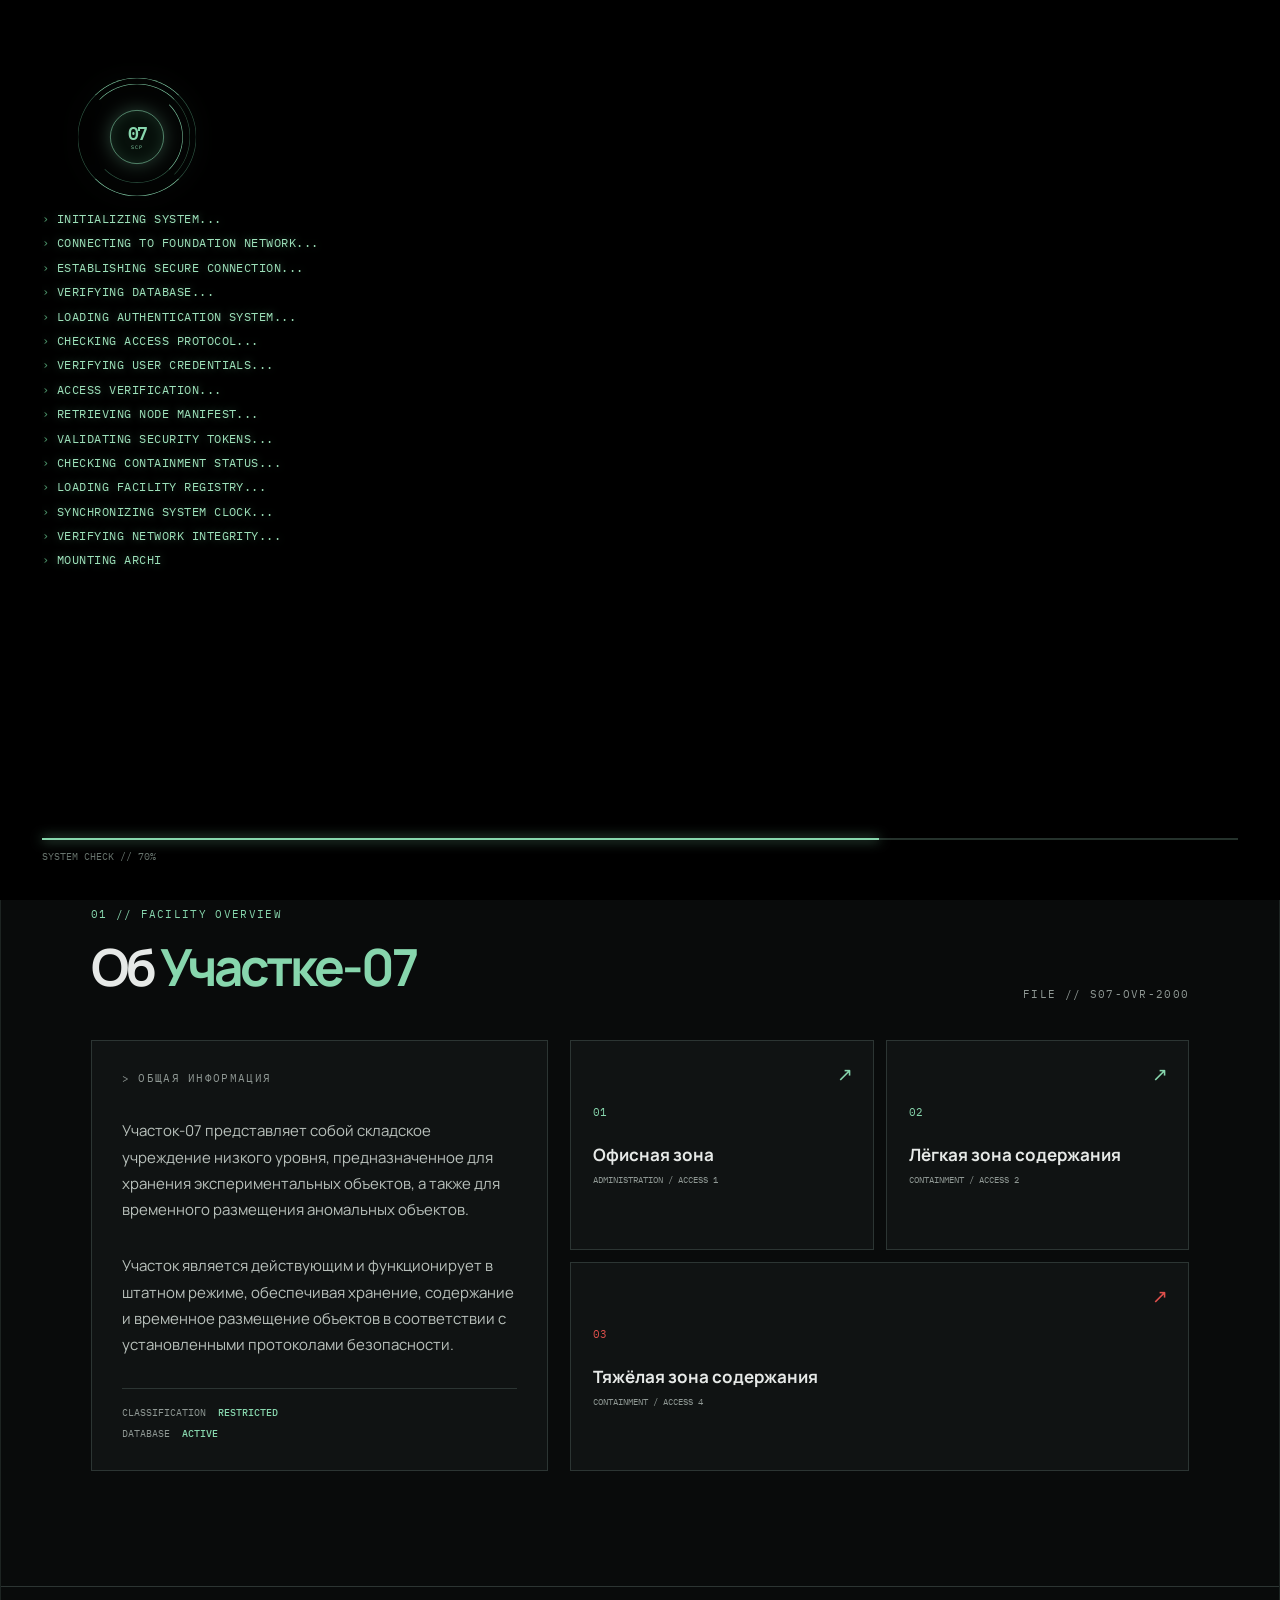
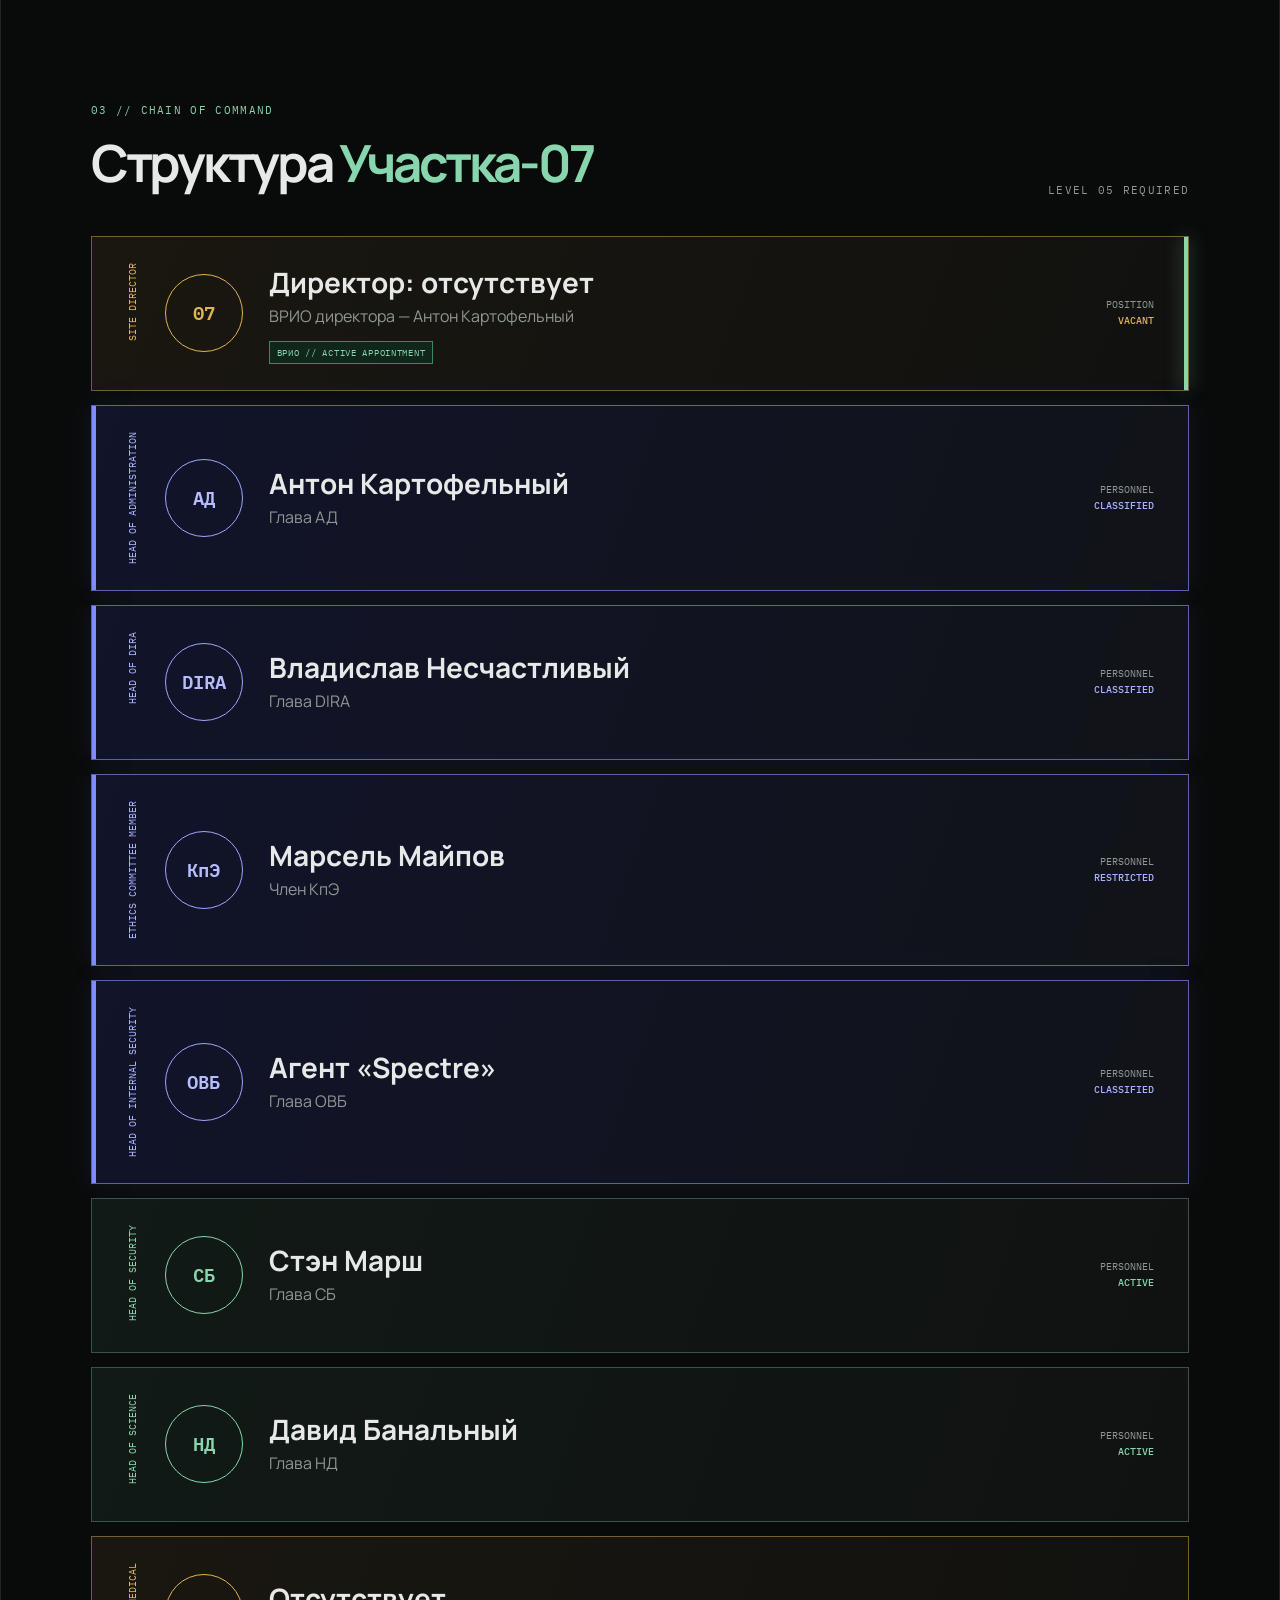
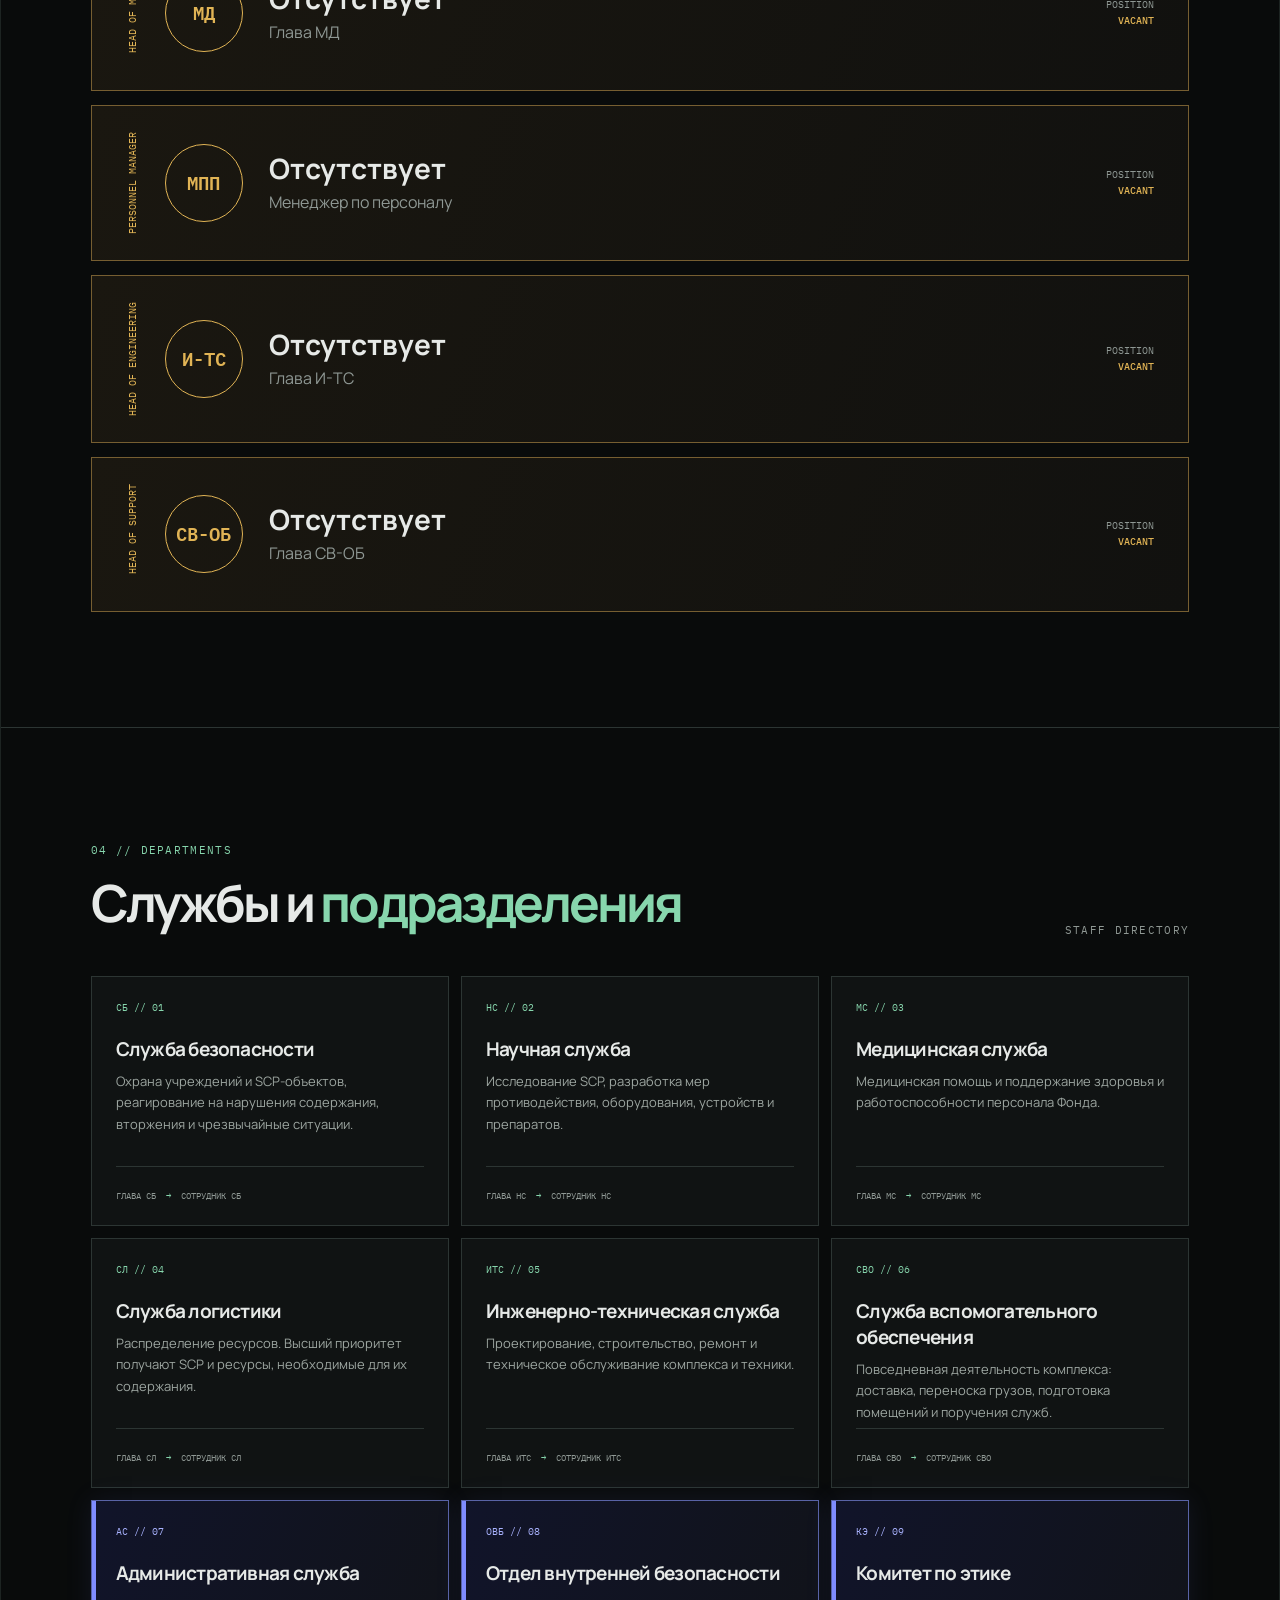
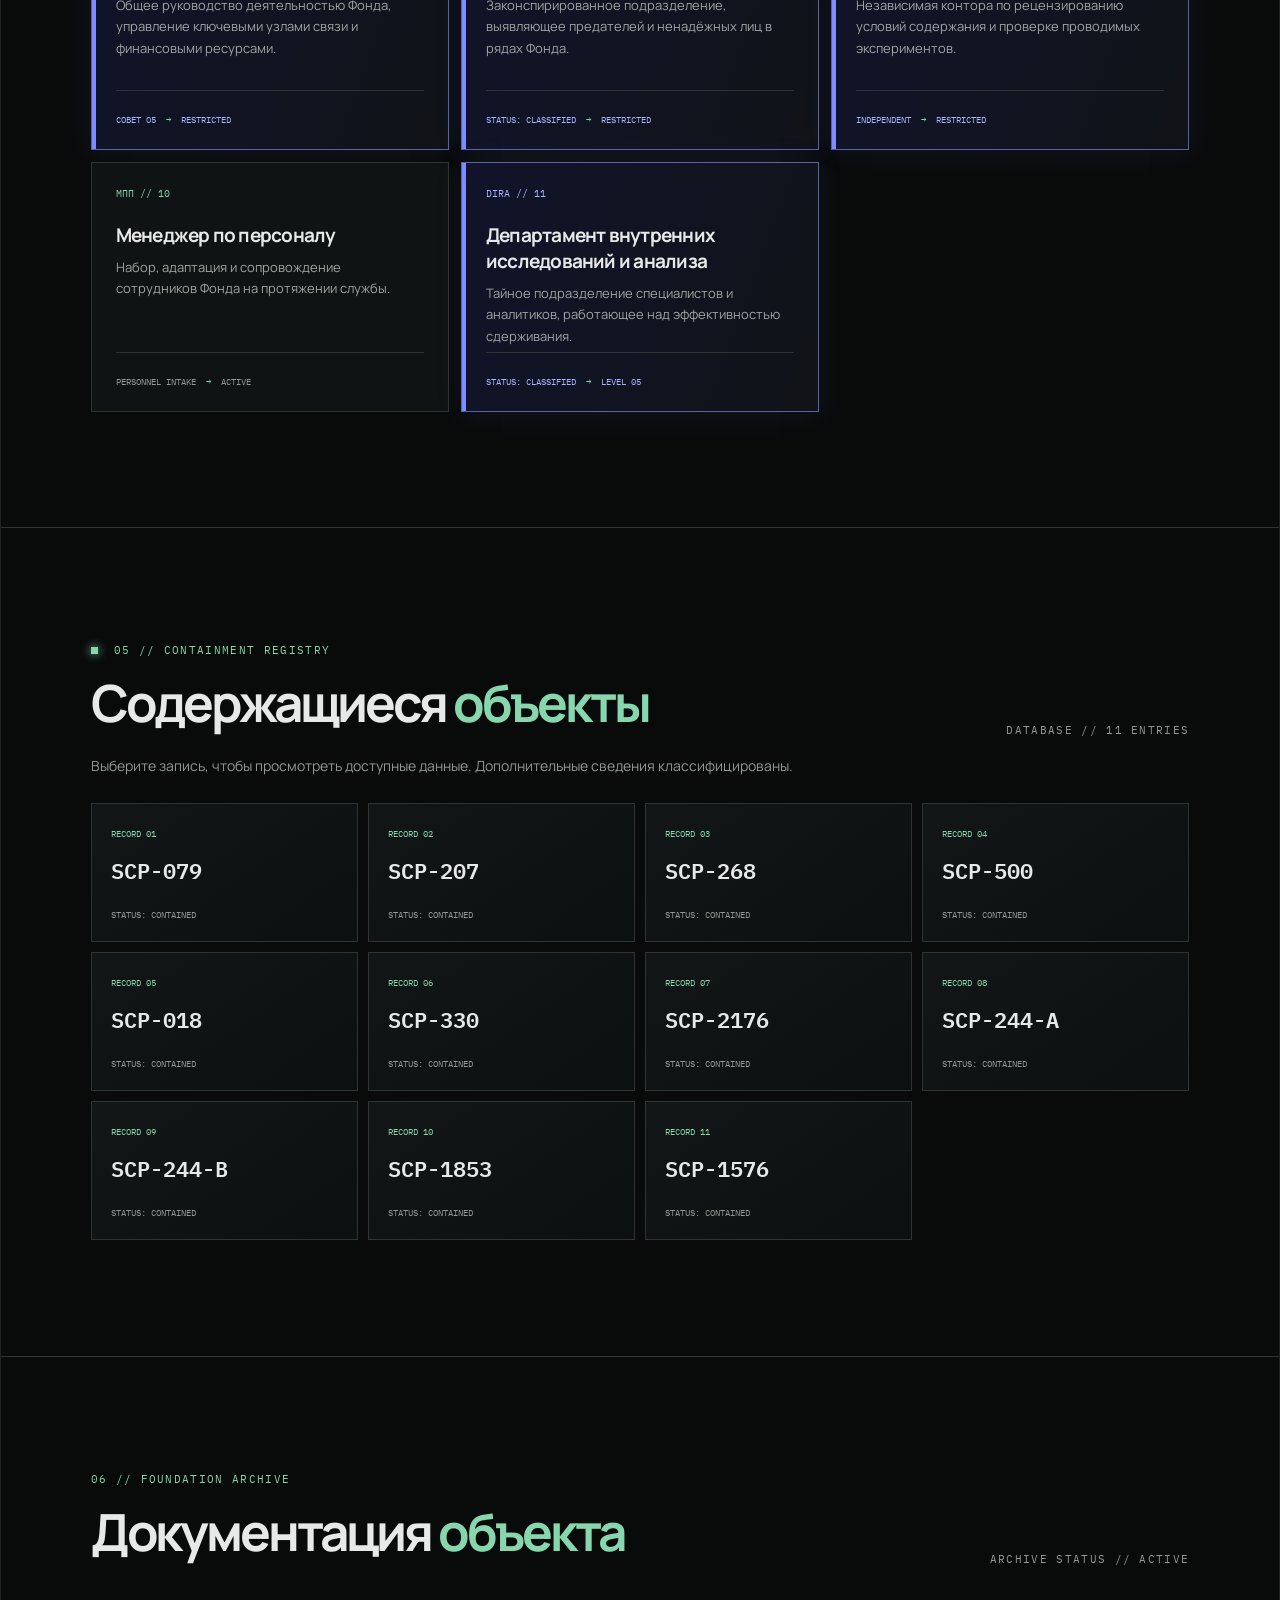
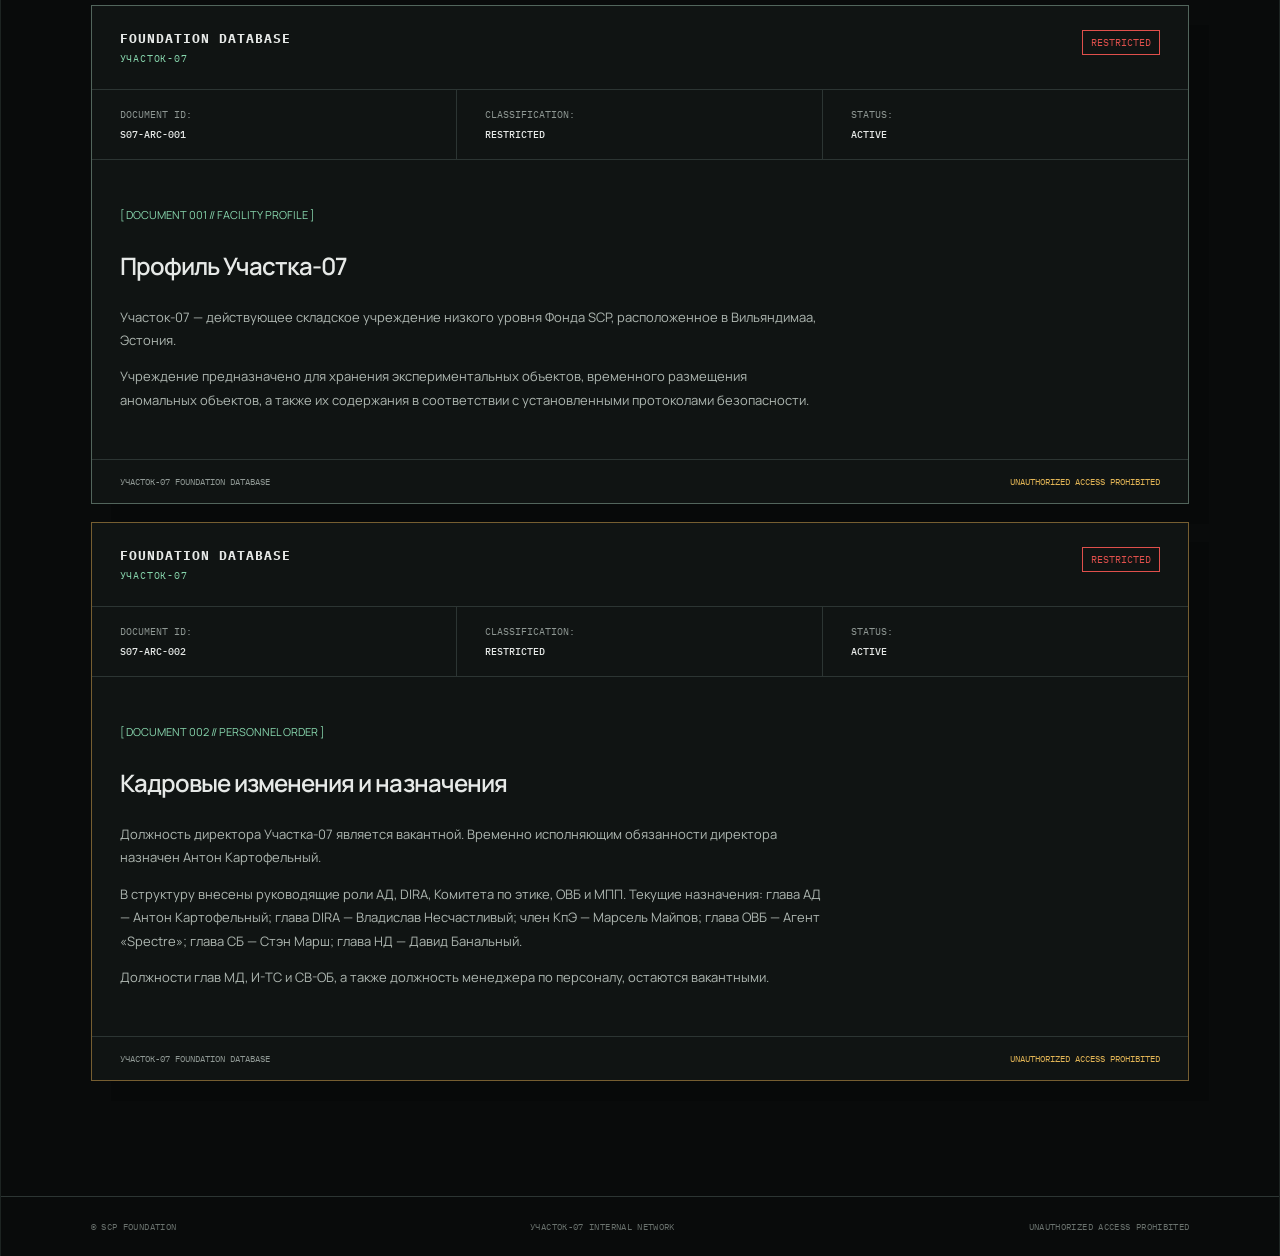
<file: index.html>
<!doctype html>
<html lang="ru">
<head>
  <meta charset="UTF-8" />
  <meta name="viewport" content="width=device-width, initial-scale=1.0" />
  <meta name="description" content="Внутренняя информационная сеть SCP Foundation — Участок-07" />
  <title>УЧАСТОК-07 // INTERNAL NETWORK</title>
  <link rel="icon" type="image/png" href="assets/site-07-favicon.png" />
  <link rel="preconnect" href="https://fonts.googleapis.com" />
  <link rel="preconnect" href="https://fonts.gstatic.com" crossorigin />
  <link href="https://fonts.googleapis.com/css2?family=IBM+Plex+Mono:wght@400;500;600&family=Manrope:wght@400;500;600;700;800&display=swap" rel="stylesheet" />
  <link rel="stylesheet" href="styles.css" />
  <link rel="stylesheet" href="fixes.css" />
  <link rel="stylesheet" href="leadership.css" />
  <link rel="stylesheet" href="boot-animation.css" />
  <link rel="stylesheet" href="boot-layout.css" />
  <link rel="stylesheet" href="factions.css" />
</head>
<body>
  <div class="boot-screen" id="boot-screen" aria-live="polite">
    <div class="boot-orbital" id="boot-orbital" aria-hidden="true"><div class="orbit orbit-one"></div><div class="orbit orbit-two"></div><div class="orbit orbit-three"></div><div class="boot-core"><span>07</span><small>SCP</small></div></div>
    <div class="boot-terminal" id="boot-terminal"><div class="boot-copy" id="boot-copy"></div><div class="boot-progress"><span id="boot-progress"></span></div><div class="boot-status" id="boot-status">SYSTEM BOOT // 00%</div></div>
  </div>

  <div class="noise" aria-hidden="true"></div>
  <div class="app-shell">
    <header class="topbar">
      <a class="brand" href="#home" aria-label="Участок-07 — главная">
        <span class="brand-mark">S7</span>
        <span><b>УЧАСТОК-07</b><small>INTERNAL NETWORK</small></span>
      </a>
      <button class="menu-toggle" aria-label="Открыть меню" aria-expanded="false"><i></i><i></i><i></i></button>
      <nav class="nav" aria-label="Основная навигация">
        <a class="active" href="#home">Главная</a>
        <a href="#about">Об Участке-07</a>
        <a href="#structure">Структура</a>
        <a href="#services">Службы</a>
        <a href="#scp">SCP</a>
        <a href="#documents">Документация</a>
      </nav>
      <div class="network-status"><span></span> SECURE</div>
    </header>

    <main>
      <section class="hero section" id="home">
        <div class="eyebrow"><span class="pulse"></span> SECURE FOUNDATION NETWORK // NODE S07</div>
        <div class="hero-grid">
          <div>
            <p class="terminal-line">&gt; ACCESS LEVEL: STAFF</p>
            <h1>УЧАСТОК-07:<br /><em>SIDE'S PROJECT</em></h1>
            <p class="hero-description">Информационная база складского учреждения низкого уровня Фонда. Доступ к материалам объекта, структуре и реестру содержания.</p>
            <div class="hero-actions">
              <a class="button primary" href="#about">Открыть базу <span>→</span></a>
              <a class="button ghost" href="#scp">Реестр SCP</a>
            </div>
          </div>
          <aside class="identity-card">
            <div class="card-heading"><span>OBJECT IDENTIFICATION</span><b>ACTIVE</b></div>
            <div class="site-insignia"><div>07</div><span>SCP<br />FOUNDATION</span></div>
            <dl>
              <div><dt>LOCATION</dt><dd>ЭСТОНИЯ — ВИЛЬЯНДИМАА</dd></div>
              <div><dt>ESTABLISHED</dt><dd>2000</dd></div>
              <div><dt>SITE DIRECTOR</dt><dd>МАРСЕЛЬ МЕЙПОВ</dd></div>
              <div><dt>STATUS</dt><dd class="online"><i></i> OPERATIONAL</dd></div>
            </dl>
          </aside>
        </div>
        <div class="warning-strip"><span>⚠</span><p>УВЕДОМЛЕНИЕ О БЕЗОПАСНОСТИ: несанкционированный доступ к материалам внутренней сети строго запрещён.</p><span class="doc-code">S07-███-041</span></div>
      </section>

      <section class="section content-section" id="about">
        <div class="section-head"><div><p class="eyebrow">01 // FACILITY OVERVIEW</p><h2>Об <em>Участке-07</em></h2></div><p class="section-code">FILE // S07-OVR-2000</p></div>
        <div class="about-grid">
          <article class="narrative-panel"><p class="terminal-line">&gt; ОБЩАЯ ИНФОРМАЦИЯ</p><p>Участок-07 представляет собой складское учреждение низкого уровня, предназначенное для хранения экспериментальных объектов, а также для временного размещения аномальных объектов.</p><p>Участок является действующим и функционирует в штатном режиме, обеспечивая хранение, содержание и временное размещение объектов в соответствии с установленными протоколами безопасности.</p><div class="metadata"><span>CLASSIFICATION <b>RESTRICTED</b></span><span>DATABASE <b>ACTIVE</b></span></div></article>
          <div class="zones">
            <button class="zone-card" data-zone="01"><span>01</span><b>Офисная зона</b><small>ADMINISTRATION / ACCESS 1</small><i>↗</i></button>
            <button class="zone-card" data-zone="02"><span>02</span><b>Лёгкая зона содержания</b><small>CONTAINMENT / ACCESS 2</small><i>↗</i></button>
            <button class="zone-card danger" data-zone="03"><span>03</span><b>Тяжёлая зона содержания</b><small>CONTAINMENT / ACCESS 4</small><i>↗</i></button>
          </div>
        </div>
      </section>

      <section class="section content-section" id="structure">
        <div class="section-head"><div><p class="eyebrow">03 // CHAIN OF COMMAND</p><h2>Структура <em>Участка-07</em></h2></div><p class="section-code">LEVEL 05 REQUIRED</p></div>
        <div class="command-card leader-card vacant with-acting"><span class="rank">SITE DIRECTOR</span><div class="director-seal">07</div><div><h3>Директор: отсутствует</h3><p>ВРИО директора — Антон Картофельный</p><span class="acting-badge">ВРИО // ACTIVE APPOINTMENT</span></div><span class="clearance">POSITION<br /><b>VACANT</b></span></div>
        <div class="leadership-grid" aria-label="Руководители служб">
          <article class="command-card leader-card classified-leader"><span class="rank">HEAD OF ADMINISTRATION</span><div class="director-seal">АД</div><div><h3>Антон Картофельный</h3><p>Глава АД</p></div><span class="clearance">PERSONNEL<br /><b>CLASSIFIED</b></span></article>
          <article class="command-card leader-card classified-leader"><span class="rank">HEAD OF DIRA</span><div class="director-seal">DIRA</div><div><h3>Владислав Несчастливый</h3><p>Глава DIRA</p></div><span class="clearance">PERSONNEL<br /><b>CLASSIFIED</b></span></article>
          <article class="command-card leader-card classified-leader"><span class="rank">ETHICS COMMITTEE MEMBER</span><div class="director-seal">КпЭ</div><div><h3>Марсель Майпов</h3><p>Член КпЭ</p></div><span class="clearance">PERSONNEL<br /><b>RESTRICTED</b></span></article>
          <article class="command-card leader-card classified-leader"><span class="rank">HEAD OF INTERNAL SECURITY</span><div class="director-seal">ОВБ</div><div><h3>Агент «Spectre»</h3><p>Глава ОВБ</p></div><span class="clearance">PERSONNEL<br /><b>CLASSIFIED</b></span></article>
          <article class="command-card leader-card"><span class="rank">HEAD OF SECURITY</span><div class="director-seal">СБ</div><div><h3>Стэн Марш</h3><p>Глава СБ</p></div><span class="clearance">PERSONNEL<br /><b>ACTIVE</b></span></article>
          <article class="command-card leader-card"><span class="rank">HEAD OF SCIENCE</span><div class="director-seal">НД</div><div><h3>Давид Банальный</h3><p>Глава НД</p></div><span class="clearance">PERSONNEL<br /><b>ACTIVE</b></span></article>
          <article class="command-card leader-card vacant"><span class="rank">HEAD OF MEDICAL</span><div class="director-seal">МД</div><div><h3>Отсутствует</h3><p>Глава МД</p></div><span class="clearance">POSITION<br /><b>VACANT</b></span></article>
          <article class="command-card leader-card vacant"><span class="rank">PERSONNEL MANAGER</span><div class="director-seal">МПП</div><div><h3>Отсутствует</h3><p>Менеджер по персоналу</p></div><span class="clearance">POSITION<br /><b>VACANT</b></span></article>
          <article class="command-card leader-card vacant"><span class="rank">HEAD OF ENGINEERING</span><div class="director-seal">И-ТС</div><div><h3>Отсутствует</h3><p>Глава И-ТС</p></div><span class="clearance">POSITION<br /><b>VACANT</b></span></article>
          <article class="command-card leader-card vacant"><span class="rank">HEAD OF SUPPORT</span><div class="director-seal">СВ-ОБ</div><div><h3>Отсутствует</h3><p>Глава СВ-ОБ</p></div><span class="clearance">POSITION<br /><b>VACANT</b></span></article>
        </div>
      </section>

      <section class="section content-section" id="services">
        <div class="section-head"><div><p class="eyebrow">04 // DEPARTMENTS</p><h2>Службы и <em>подразделения</em></h2></div><p class="section-code">STAFF DIRECTORY</p></div>
        <div class="services-grid">
          <article class="service-card" data-service="security"><span>СБ // 01</span><h3>Служба безопасности</h3><p>Охрана учреждений и SCP-объектов, реагирование на нарушения содержания, вторжения и чрезвычайные ситуации.</p><footer>ГЛАВА СБ <i>→</i> СОТРУДНИК СБ</footer></article>
          <article class="service-card" data-service="science"><span>НС // 02</span><h3>Научная служба</h3><p>Исследование SCP, разработка мер противодействия, оборудования, устройств и препаратов.</p><footer>ГЛАВА НС <i>→</i> СОТРУДНИК НС</footer></article>
          <article class="service-card" data-service="medical"><span>МС // 03</span><h3>Медицинская служба</h3><p>Медицинская помощь и поддержание здоровья и работоспособности персонала Фонда.</p><footer>ГЛАВА МС <i>→</i> СОТРУДНИК МС</footer></article>
          <article class="service-card" data-service="logistics"><span>СЛ // 04</span><h3>Служба логистики</h3><p>Распределение ресурсов. Высший приоритет получают SCP и ресурсы, необходимые для их содержания.</p><footer>ГЛАВА СЛ <i>→</i> СОТРУДНИК СЛ</footer></article>
          <article class="service-card" data-service="engineering"><span>ИТС // 05</span><h3>Инженерно-техническая служба</h3><p>Проектирование, строительство, ремонт и техническое обслуживание комплекса и техники.</p><footer>ГЛАВА ИТС <i>→</i> СОТРУДНИК ИТС</footer></article>
          <article class="service-card" data-service="support"><span>СВО // 06</span><h3>Служба вспомогательного обеспечения</h3><p>Повседневная деятельность комплекса: доставка, переноска грузов, подготовка помещений и поручения служб.</p><footer>ГЛАВА СВО <i>→</i> СОТРУДНИК СВО</footer></article>
          <article class="service-card classified-service" data-service="administration"><span>АС // 07</span><h3>Административная служба</h3><p>Общее руководство деятельностью Фонда, управление ключевыми узлами связи и финансовыми ресурсами.</p><footer>СОВЕТ O5 <i>→</i> RESTRICTED</footer></article>
          <article class="service-card classified-service" data-service="ovb"><span>ОВБ // 08</span><h3>Отдел внутренней безопасности</h3><p>Законспирированное подразделение, выявляющее предателей и ненадёжных лиц в рядах Фонда.</p><footer>STATUS: CLASSIFIED <i>→</i> RESTRICTED</footer></article>
          <article class="service-card classified-service" data-service="ethics"><span>КЭ // 09</span><h3>Комитет по этике</h3><p>Независимая контора по рецензированию условий содержания и проверке проводимых экспериментов.</p><footer>INDEPENDENT <i>→</i> RESTRICTED</footer></article>
          <article class="service-card" data-service="personnel"><span>МПП // 10</span><h3>Менеджер по персоналу</h3><p>Набор, адаптация и сопровождение сотрудников Фонда на протяжении службы.</p><footer>PERSONNEL INTAKE <i>→</i> ACTIVE</footer></article>
          <article class="service-card classified-service" data-service="dira"><span>DIRA // 11</span><h3>Департамент внутренних исследований и анализа</h3><p>Тайное подразделение специалистов и аналитиков, работающее над эффективностью сдерживания.</p><footer>STATUS: CLASSIFIED <i>→</i> LEVEL 05</footer></article>
        </div>
      </section>

      <section class="section content-section" id="scp">
        <div class="section-head"><div><p class="eyebrow"><span class="pulse"></span> 05 // CONTAINMENT REGISTRY</p><h2>Содержащиеся <em>объекты</em></h2></div><p class="section-code">DATABASE // 11 ENTRIES</p></div>
        <p class="registry-note">Выберите запись, чтобы просмотреть доступные данные. Дополнительные сведения классифицированы.</p>
        <div class="scp-grid" id="scp-grid"></div>
      </section>

      <section class="section content-section" id="documents">
        <div class="section-head"><div><p class="eyebrow">06 // FOUNDATION ARCHIVE</p><h2>Документация <em>объекта</em></h2></div><p class="section-code">ARCHIVE STATUS // ACTIVE</p></div>
        <article class="foundation-document">
          <header><div><b>FOUNDATION DATABASE</b><span>УЧАСТОК-07</span></div><i>RESTRICTED</i></header>
          <div class="document-meta"><span>DOCUMENT ID:<b>S07-ARC-001</b></span><span>CLASSIFICATION:<b>RESTRICTED</b></span><span>STATUS:<b>ACTIVE</b></span></div>
          <div class="document-content"><p>[ DOCUMENT 001 // FACILITY PROFILE ]</p><h3>Профиль Участка-07</h3><p>Участок-07 — действующее складское учреждение низкого уровня Фонда SCP, расположенное в Вильяндимаа, Эстония.</p><p>Учреждение предназначено для хранения экспериментальных объектов, временного размещения аномальных объектов, а также их содержания в соответствии с установленными протоколами безопасности.</p></div>
          <footer>УЧАСТОК-07 FOUNDATION DATABASE <span>UNAUTHORIZED ACCESS PROHIBITED</span></footer>
        </article>
        <article class="foundation-document classified-document">
          <header><div><b>FOUNDATION DATABASE</b><span>УЧАСТОК-07</span></div><i>RESTRICTED</i></header>
          <div class="document-meta"><span>DOCUMENT ID:<b>S07-ARC-002</b></span><span>CLASSIFICATION:<b>RESTRICTED</b></span><span>STATUS:<b>ACTIVE</b></span></div>
          <div class="document-content"><p>[ DOCUMENT 002 // PERSONNEL ORDER ]</p><h3>Кадровые изменения и назначения</h3><p>Должность директора Участка-07 является вакантной. Временно исполняющим обязанности директора назначен Антон Картофельный.</p><p>В структуру внесены руководящие роли АД, DIRA, Комитета по этике, ОВБ и МПП. Текущие назначения: глава АД — Антон Картофельный; глава DIRA — Владислав Несчастливый; член КпЭ — Марсель Майпов; глава ОВБ — Агент «Spectre»; глава СБ — Стэн Марш; глава НД — Давид Банальный.</p><p>Должности глав МД, И-ТС и СВ-ОБ, а также должность менеджера по персоналу, остаются вакантными.</p></div>
          <footer>УЧАСТОК-07 FOUNDATION DATABASE <span>UNAUTHORIZED ACCESS PROHIBITED</span></footer>
        </article>
      </section>

    </main>
    <footer class="footer"><span>© SCP FOUNDATION</span><span>УЧАСТОК-07 INTERNAL NETWORK</span><span>UNAUTHORIZED ACCESS PROHIBITED</span></footer>
  </div>

  <dialog class="modal" id="info-modal"><button class="modal-close" aria-label="Закрыть">×</button><p class="eyebrow" id="modal-kicker"></p><h2 id="modal-title"></h2><div class="modal-rule"></div><p id="modal-body"></p><p class="classified">ADDITIONAL DATA // CLASSIFIED</p></dialog>
  <script src="script.js"></script>
</body>
</html>
</file>
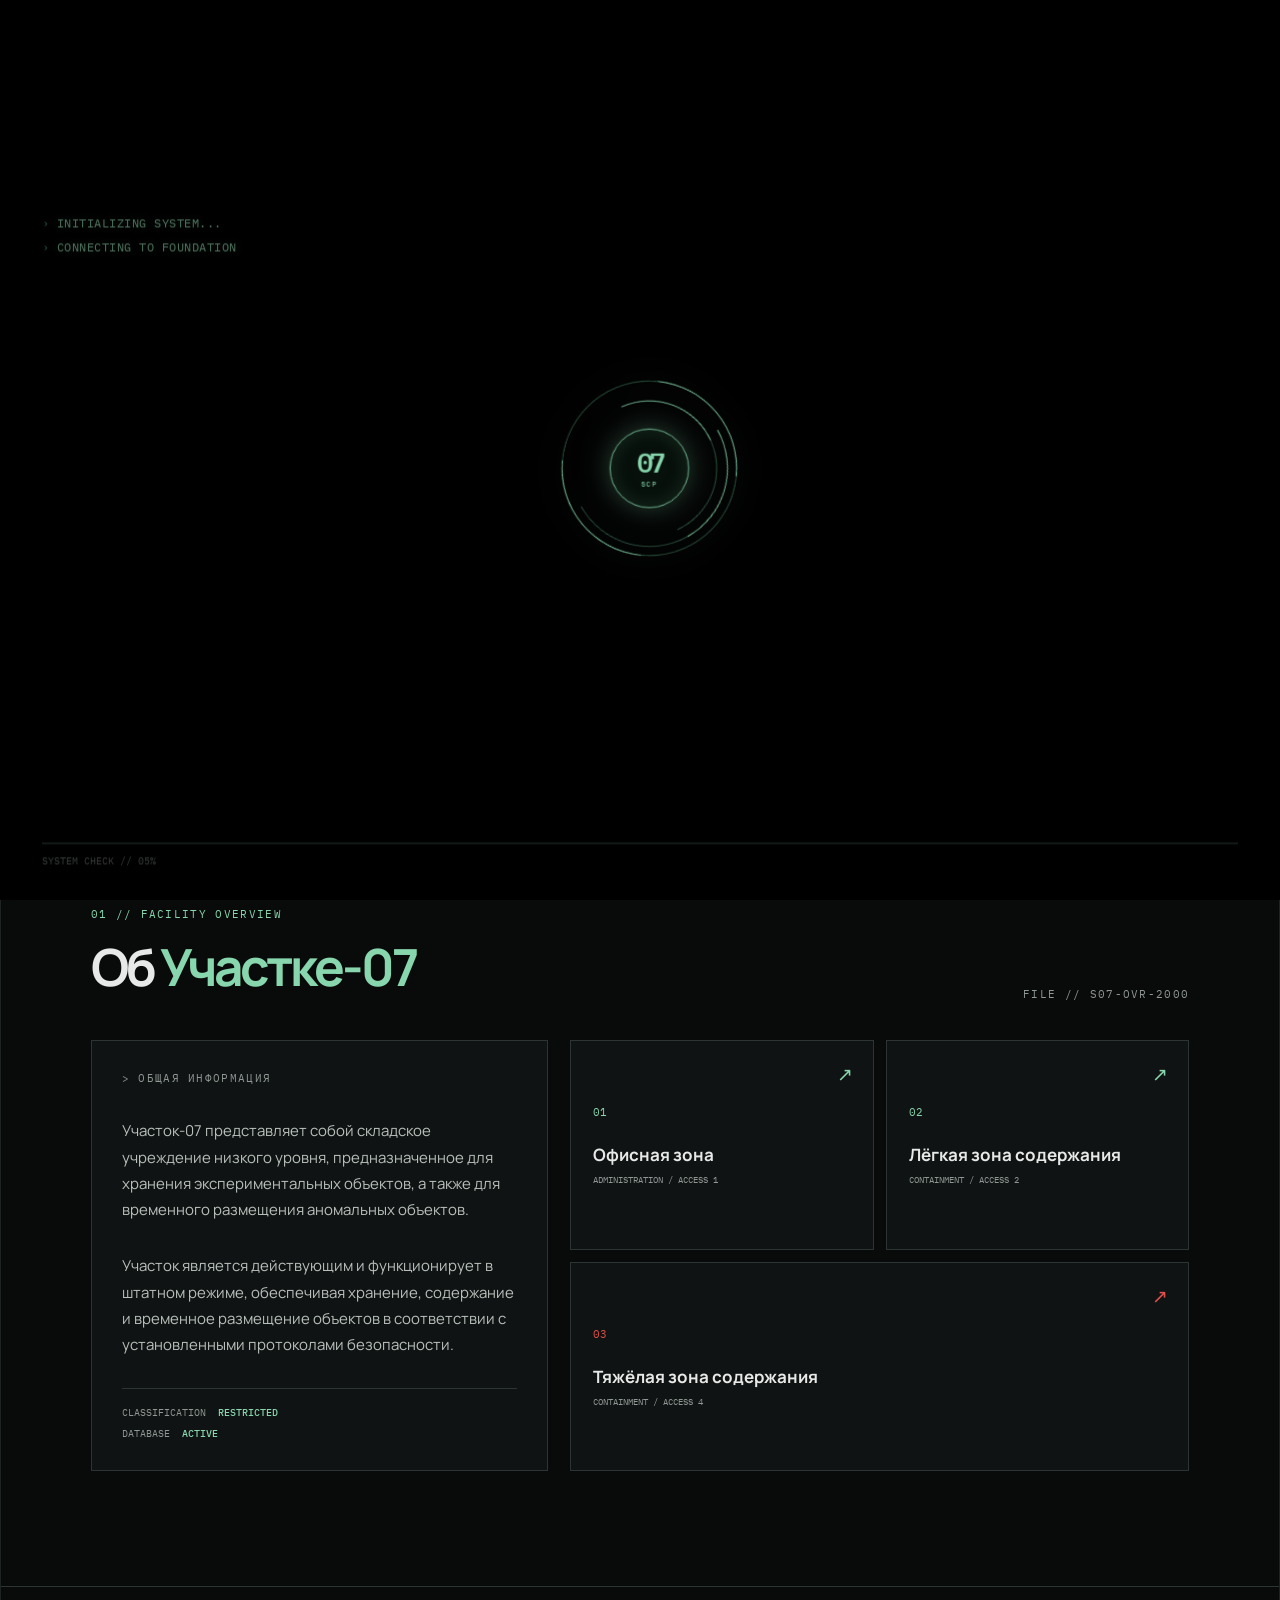
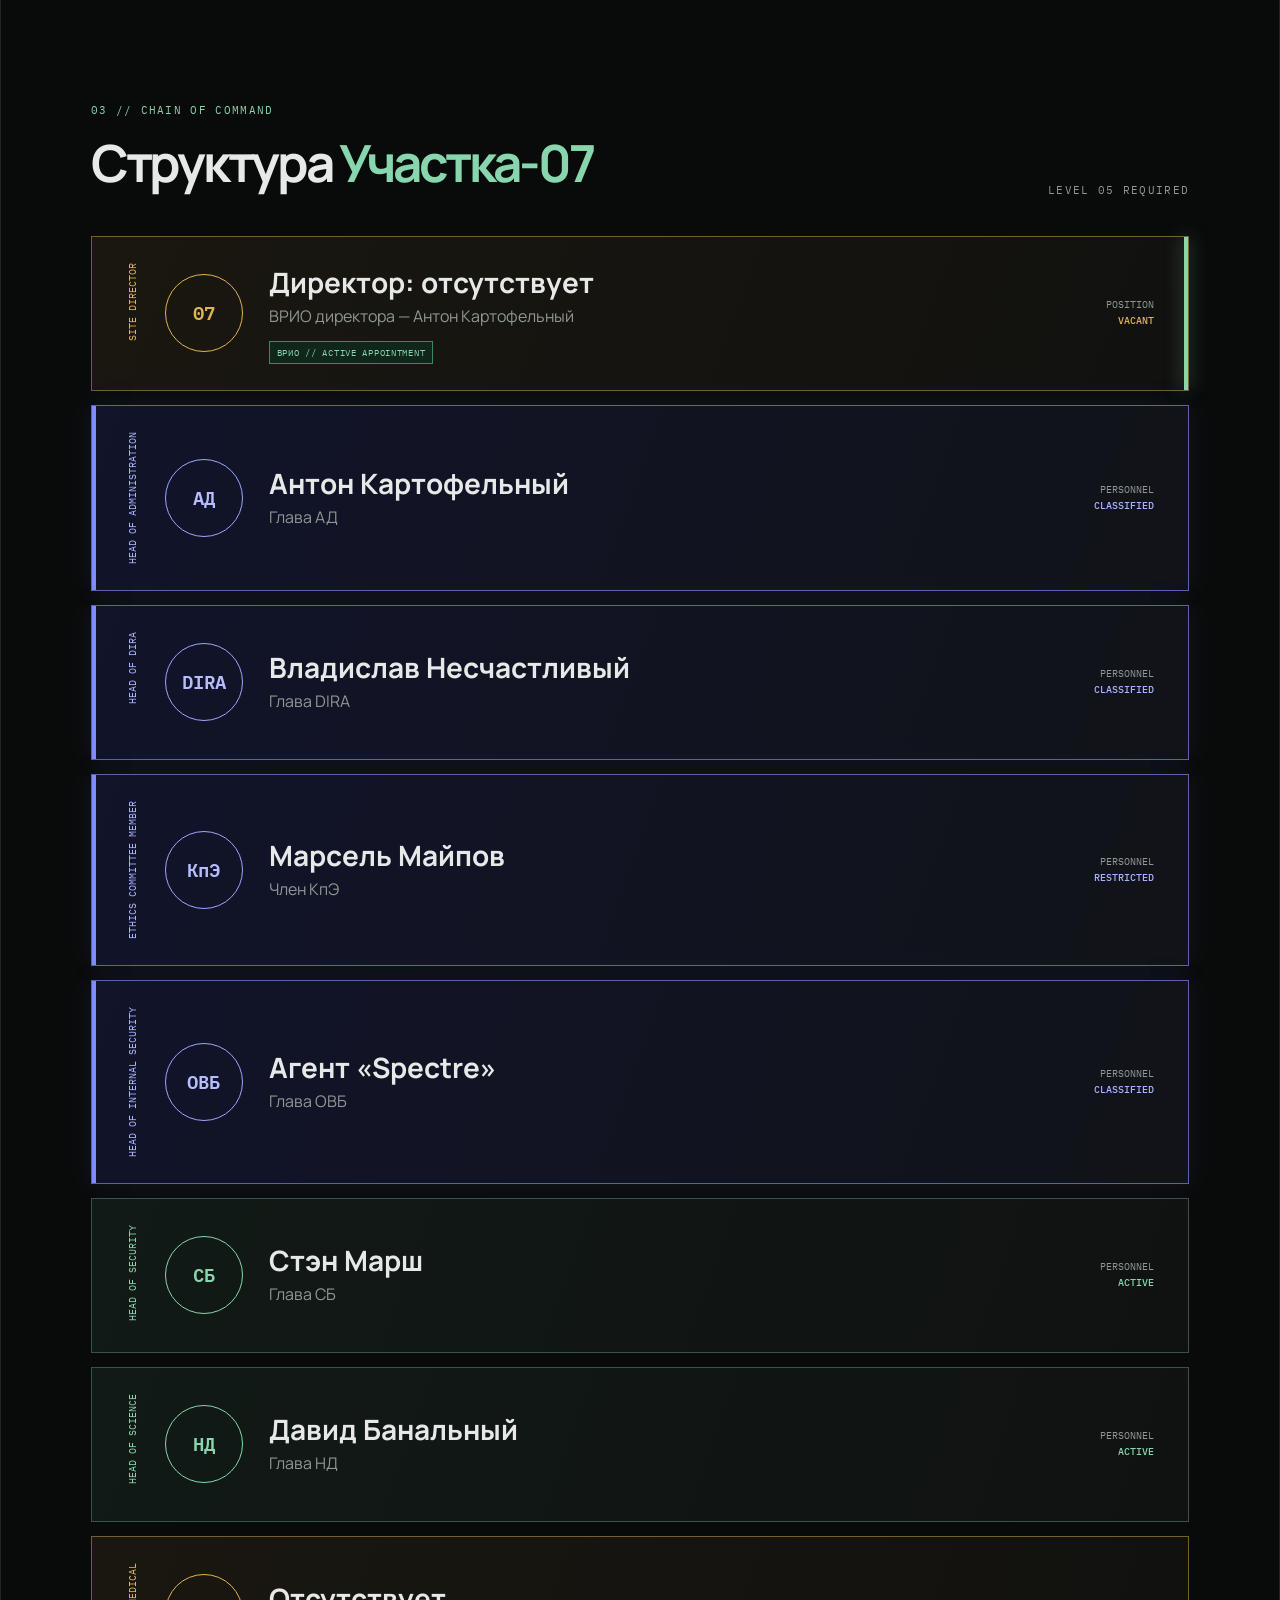
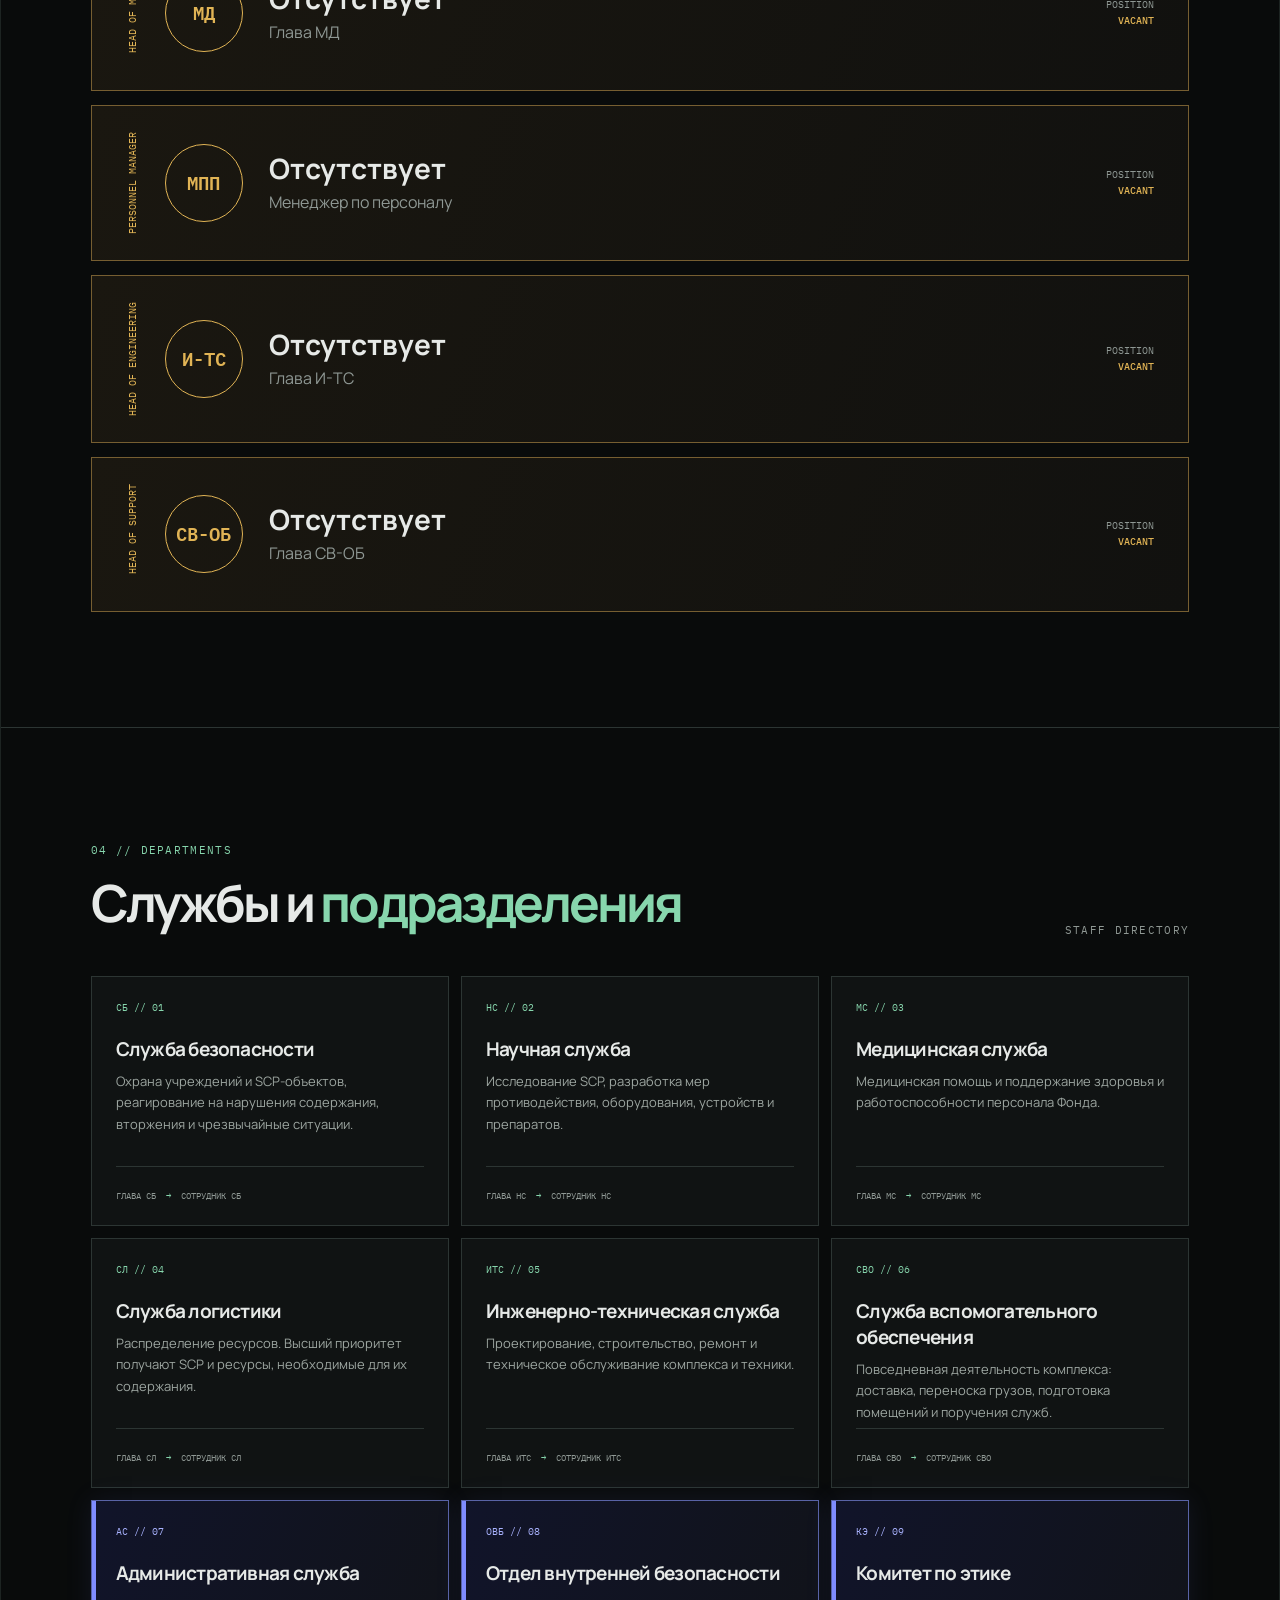
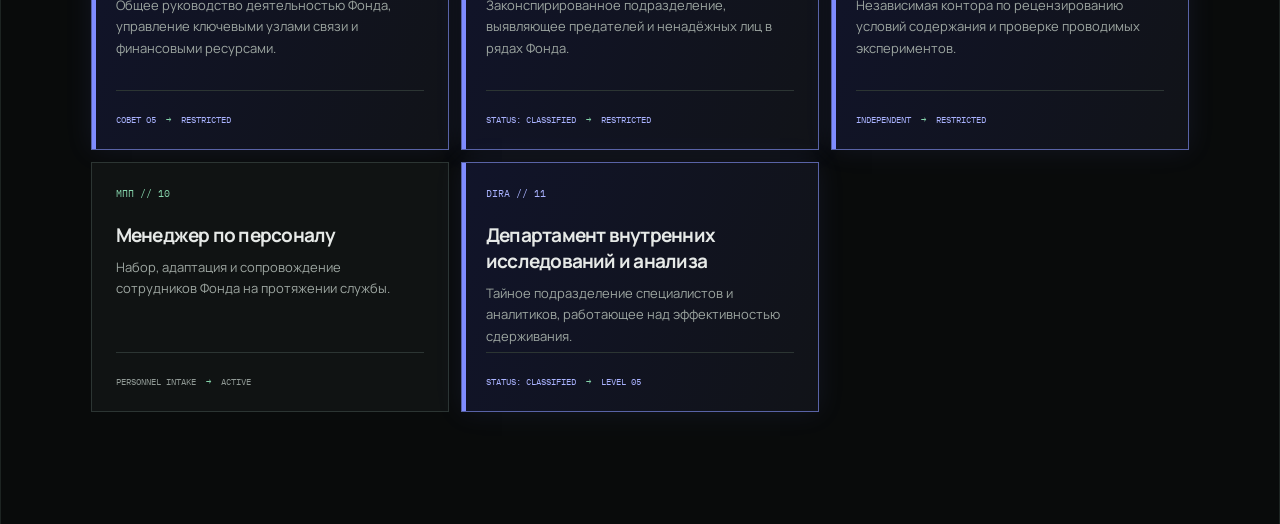
<file: outputs/Site-07.html>
<!doctype html>
<html lang="ru">
<head>
  <meta charset="UTF-8" />
  <meta http-equiv="refresh" content="0; url=../index.html" />
  <title>Запуск Site-07</title>
</head>
<body>
  <p>Открываю <a href="../index.html">Site-07: Side's Project</a>…</p>
</body>
</html>
</file>
<file: styles.css>
:root{--bg:#090b0b;--panel:#101313;--panel2:#151919;--line:#2c3533;--text:#e6e9e7;--muted:#8f9894;--green:#87d6ad;--red:#e0504c;--yellow:#e1b455;--mono:'IBM Plex Mono',monospace;--sans:Manrope,Arial,sans-serif}*{box-sizing:border-box}html{scroll-behavior:smooth}body{margin:0;background:var(--bg);color:var(--text);font-family:var(--sans);overflow-x:hidden}.noise{position:fixed;inset:0;pointer-events:none;z-index:4;opacity:.07;background-image:repeating-linear-gradient(0deg,rgba(255,255,255,.45) 0 1px,transparent 1px 4px);mix-blend-mode:screen}.app-shell{max-width:1440px;margin:auto;min-height:100vh;border-inline:1px solid #1d2422}.topbar{height:77px;display:flex;align-items:center;padding:0 clamp(20px,4vw,58px);gap:28px;border-bottom:1px solid var(--line);background:rgba(9,11,11,.93);position:sticky;top:0;z-index:3;backdrop-filter:blur(12px)}.brand{display:flex;align-items:center;gap:11px;color:var(--text);text-decoration:none;letter-spacing:.09em;line-height:1}.brand-mark{display:grid;place-items:center;width:35px;height:35px;border:1px solid var(--green);font:600 14px var(--mono);color:var(--green)}.brand b{font:600 13px var(--mono)}.brand small{display:block;color:var(--muted);font:9px var(--mono);margin-top:5px}.nav{display:flex;align-items:center;gap:23px;margin-left:auto}.nav a{font:11px var(--mono);text-transform:uppercase;color:var(--muted);text-decoration:none;transition:.2s}.nav a:hover,.nav a.active{color:var(--green)}.network-status{font:10px var(--mono);color:var(--green);border-left:1px solid var(--line);padding-left:20px}.network-status span,.online i{display:inline-block;width:6px;height:6px;border-radius:50%;background:var(--green);box-shadow:0 0 10px var(--green);margin-right:7px}.menu-toggle{display:none}.section{padding:clamp(60px,9vw,125px) clamp(20px,7vw,105px);border-bottom:1px solid var(--line)}.hero{padding-top:clamp(50px,8vw,105px);background:radial-gradient(circle at 74% 35%,#193328 0,transparent 25%),linear-gradient(130deg,#0b0e0d,#090a0a)}.eyebrow,.terminal-line,.section-code{font:11px var(--mono);letter-spacing:.12em;color:var(--green);margin:0;text-transform:uppercase}.pulse{display:inline-block;width:7px;height:7px;background:var(--green);margin-right:8px;box-shadow:0 0 10px var(--green);animation:blink 1.4s infinite}.hero-grid{display:grid;grid-template-columns:1fr minmax(290px,390px);gap:70px;align-items:center;margin:40px 0 60px}.terminal-line{color:var(--muted);margin-bottom:18px}.hero h1{font-size:clamp(43px,6vw,83px);line-height:.99;letter-spacing:-.065em;margin:0;font-weight:800}.hero h1 em,h2 em{font-style:normal;color:var(--green)}.hero-description{max-width:550px;color:#abb2ae;line-height:1.75;font-size:15px;margin:28px 0}.hero-actions{display:flex;gap:12px;flex-wrap:wrap}.button{font:11px var(--mono);letter-spacing:.08em;text-decoration:none;text-transform:uppercase;padding:15px 18px;transition:.25s}.primary{background:var(--green);color:#0b100e}.primary:hover{box-shadow:0 0 25px #87d6ad55}.primary span{font-size:17px;line-height:0;margin-left:20px}.ghost{border:1px solid #58615e;color:var(--text)}.ghost:hover{border-color:var(--green);color:var(--green)}.identity-card{border:1px solid #3b4944;background:linear-gradient(145deg,#151b18,#101311);padding:21px;position:relative;box-shadow:18px 18px 0 rgba(0,0,0,.15)}.identity-card:before{content:"";position:absolute;inset:6px;border:1px solid #26352f;pointer-events:none}.card-heading{font:10px var(--mono);color:var(--muted);display:flex;justify-content:space-between}.card-heading b{font-weight:500;color:var(--green)}.site-insignia{height:150px;display:flex;align-items:center;justify-content:center;gap:13px;margin:10px 0;border-bottom:1px solid var(--line)}.site-insignia div{font:800 80px/1 var(--sans);letter-spacing:-.1em;color:var(--text);text-shadow:3px 0 var(--green)}.site-insignia span{font:600 13px/1.05 var(--mono);letter-spacing:.05em}.identity-card dl{margin:15px 0 0;display:grid;grid-template-columns:1fr 1fr;gap:17px 10px}.identity-card dt{font:9px var(--mono);color:var(--muted);margin-bottom:4px}.identity-card dd{margin:0;font:10px var(--mono);color:#dce1dd}.identity-card .online{color:var(--green)}.warning-strip{border:1px solid #63542e;background:#231f15;display:flex;align-items:center;gap:13px;padding:12px 15px;color:#d3b675;font:10px var(--mono);letter-spacing:.04em}.warning-strip span:first-child{color:var(--yellow);font-size:14px}.warning-strip p{margin:0}.doc-code{margin-left:auto;color:#928467;white-space:nowrap}.section-head{display:flex;justify-content:space-between;align-items:end;gap:20px;margin-bottom:39px}.section-head h2{font-size:clamp(32px,4vw,52px);letter-spacing:-.06em;margin:10px 0 0}.section-code{color:var(--muted);white-space:nowrap}.about-grid{display:grid;grid-template-columns:.85fr 1.15fr;gap:22px}.narrative-panel{background:var(--panel);border:1px solid var(--line);padding:30px;display:flex;flex-direction:column;justify-content:center}.narrative-panel p:not(.terminal-line){font-size:15px;color:#b8c0bb;line-height:1.75}.metadata{margin-top:15px;border-top:1px solid var(--line);padding-top:17px;display:grid;gap:8px;font:10px var(--mono);color:var(--muted)}.metadata b{color:var(--green);font-weight:500;margin-left:6px}.zones{display:grid;grid-template-columns:1fr 1fr;gap:12px}.zone-card{position:relative;min-height:155px;text-align:left;background:var(--panel);border:1px solid var(--line);color:var(--text);padding:22px;cursor:pointer;transition:.25s;font-family:var(--sans)}.zone-card:last-child{grid-column:span 2}.zone-card:hover{transform:translateY(-4px);border-color:var(--green);background:#161d19}.zone-card span{display:block;color:var(--green);font:11px var(--mono);margin-bottom:24px}.zone-card b{font-size:17px;display:block}.zone-card small{font:9px var(--mono);color:var(--muted);display:block;margin-top:8px}.zone-card i{font-style:normal;position:absolute;right:20px;top:20px;color:var(--green);font-size:19px}.zone-card.danger span,.zone-card.danger i{color:var(--red)}.history{background:#0c0e0e}.timeline{max-width:900px;margin:0 auto}.timeline-entry{display:grid;grid-template-columns:120px 28px 1fr;gap:20px;position:relative;padding:0 0 50px}.timeline-entry:not(:last-child):after{content:"";width:1px;background:var(--line);position:absolute;left:133px;top:19px;bottom:0}.timeline-year{font:10px var(--mono);color:var(--muted);padding-top:4px}.timeline-dot{width:11px;height:11px;border:2px solid var(--green);background:var(--bg);margin-top:5px;z-index:1}.timeline-entry.current .timeline-dot{background:var(--green);box-shadow:0 0 14px var(--green)}.timeline-entry h3{margin:0 0 10px;font-size:20px}.timeline-entry p{margin:0;color:#aab3ae;line-height:1.7;font-size:14px}.command-card{border:1px solid #385448;background:linear-gradient(110deg,#111a16,#101211);min-height:155px;display:flex;align-items:center;gap:26px;padding:26px 34px;position:relative}.rank{align-self:flex-start;font:10px var(--mono);color:var(--green);writing-mode:vertical-rl;transform:rotate(180deg)}.director-seal{display:grid;place-items:center;border:1px solid var(--green);border-radius:50%;width:78px;height:78px;color:var(--green);font:600 30px var(--mono)}.command-card h3{font-size:28px;margin:0}.command-card p{color:var(--muted);margin:4px 0}.clearance{margin-left:auto;text-align:right;color:var(--muted);font:10px var(--mono);line-height:1.6}.clearance b{color:var(--green);font-weight:500}.services-grid{display:grid;grid-template-columns:repeat(3,1fr);gap:12px}.service-card{background:var(--panel);border:1px solid var(--line);padding:24px;min-height:250px;display:flex;flex-direction:column;transition:.25s}.service-card:hover{border-color:#627b6d;transform:translateY(-3px)}.service-card>span{font:10px var(--mono);color:var(--green)}.service-card h3{font-size:19px;letter-spacing:-.04em;margin:22px 0 9px}.service-card p{color:#9da6a1;font-size:13px;line-height:1.65;margin:0}.service-card footer{color:var(--muted);font:9px var(--mono);margin-top:auto;padding-top:23px;border-top:1px solid var(--line)}.service-card footer i{color:var(--green);font-style:normal;margin:0 5px}.registry-note{font-size:14px;color:var(--muted);margin:-20px 0 28px}.scp-grid{display:grid;grid-template-columns:repeat(4,1fr);gap:10px}.scp-card{text-align:left;background:linear-gradient(145deg,#121616,#0d1010);color:var(--text);border:1px solid var(--line);padding:19px;min-height:130px;cursor:pointer;transition:.22s;font-family:var(--sans);position:relative;overflow:hidden}.scp-card:after{content:"";position:absolute;bottom:0;left:0;width:0;height:2px;background:var(--green);transition:.25s}.scp-card:hover{border-color:#597d69;transform:translateY(-3px)}.scp-card:hover:after{width:100%}.scp-card b{font:600 22px var(--mono);display:block;margin:11px 0 16px}.scp-card span{font:9px var(--mono);color:var(--green)}.scp-card small{font:9px var(--mono);color:var(--muted)}.footer{display:flex;justify-content:space-between;gap:20px;padding:24px clamp(20px,7vw,105px);font:9px var(--mono);color:#69716d;letter-spacing:.04em}.boot-screen{position:fixed;inset:0;background:#070909;z-index:10;display:flex;flex-direction:column;align-items:center;justify-content:center;font-family:var(--mono);color:var(--green);padding:25px}.boot-mark{text-align:center;border:1px solid #4c6d5d;width:98px;height:98px;padding-top:23px;font-weight:600;font-size:26px;line-height:.65;letter-spacing:-.1em}.boot-mark span{font-size:9px;letter-spacing:.05em}.boot-copy{width:min(500px,100%);height:120px;margin:45px 0 18px;color:#adb8b2;font-size:12px;line-height:1.8}.boot-progress{width:min(500px,100%);height:2px;background:#25322c}.boot-progress span{display:block;width:0;height:100%;background:var(--green);box-shadow:0 0 12px var(--green);transition:width .25s}.boot-status{width:min(500px,100%);font-size:10px;margin-top:10px;color:#68756e}.modal{width:min(500px,calc(100% - 30px));background:#101413;color:var(--text);border:1px solid #5c806c;padding:32px;box-shadow:0 20px 100px #000}.modal::backdrop{background:#030404cc;backdrop-filter:blur(3px)}.modal-close{position:absolute;right:14px;top:10px;border:0;background:transparent;color:var(--muted);font-size:27px;cursor:pointer}.modal h2{font-size:31px;margin:12px 0}.modal-rule{height:1px;background:var(--line);margin:20px 0}.modal p:not(.eyebrow):not(.classified){color:#afb8b2;line-height:1.7}.classified{font:10px var(--mono);color:var(--yellow);margin-top:28px}@keyframes blink{50%{opacity:.2}}@media(max-width:900px){.nav{gap:13px}.network-status{display:none}.hero-grid,.about-grid{grid-template-columns:1fr;gap:24px}.identity-card{max-width:480px}.services-grid{grid-template-columns:repeat(2,1fr)}.scp-grid{grid-template-columns:repeat(3,1fr)}}@media(max-width:680px){.topbar{height:64px}.menu-toggle{margin-left:auto;display:grid;gap:4px;background:none;border:0;padding:6px}.menu-toggle i{width:21px;height:1px;background:#b7c1ba}.nav{display:none;position:absolute;top:64px;left:0;right:0;padding:18px 20px;background:#101313;border-bottom:1px solid var(--line);flex-direction:column;align-items:flex-start}.nav.open{display:flex}.hero-grid{margin-top:28px}.warning-strip{align-items:flex-start}.doc-code{display:none}.section-head{align-items:flex-start;flex-direction:column}.section-code{white-space:normal}.zones{grid-template-columns:1fr}.zone-card:last-child{grid-column:auto}.timeline-entry{grid-template-columns:70px 24px 1fr;gap:12px}.timeline-entry:not(:last-child):after{left:81px}.timeline-year{font-size:8px}.command-card{padding:20px;gap:15px}.rank{display:none}.director-seal{width:58px;height:58px;font-size:21px}.command-card h3{font-size:18px}.clearance{display:none}.services-grid{grid-template-columns:1fr}.scp-grid{grid-template-columns:1fr 1fr}.footer{flex-direction:column;gap:8px}}
</file>
<file: fixes.css>
/* Supplemental interaction and document styles. */
.boot-screen{transition:opacity .45s ease,visibility .45s ease}.boot-screen.hidden{opacity:0;visibility:hidden;pointer-events:none}
.foundation-document{border:1px solid #52655c;background:#101413;box-shadow:20px 20px 0 rgba(0,0,0,.18);font-family:var(--mono)}
.foundation-document+.foundation-document{margin-top:18px}.classified-document{border-color:#765e31}.classified-document header i{color:var(--yellow);border-color:var(--yellow)}
.foundation-document header{display:flex;justify-content:space-between;align-items:flex-start;padding:24px 28px;border-bottom:1px solid var(--line)}
.foundation-document header b,.foundation-document header span{display:block;font-size:13px;letter-spacing:.08em}.foundation-document header span{font-size:10px;color:var(--green);margin-top:5px}.foundation-document header i{font-style:normal;font-size:10px;color:var(--red);border:1px solid var(--red);padding:5px 8px}.document-meta{display:grid;grid-template-columns:repeat(3,1fr);border-bottom:1px solid var(--line)}.document-meta span{padding:18px 28px;color:var(--muted);font-size:10px;border-right:1px solid var(--line)}.document-meta span:last-child{border:0}.document-meta b{display:block;color:var(--text);font-weight:500;margin-top:7px}.document-content{padding:34px 28px;max-width:760px}.document-content>p:first-child{color:var(--green);font-size:11px}.document-content h3{font:600 24px var(--sans);letter-spacing:-.04em}.document-content p{font:13px var(--sans);line-height:1.8;color:#aeb7b1}.document-content p b{color:var(--yellow);font-family:var(--mono);font-size:11px}.foundation-document footer{border-top:1px solid var(--line);padding:16px 28px;color:var(--muted);font-size:9px;display:flex;justify-content:space-between}.foundation-document footer span{color:var(--yellow)}.service-card{cursor:pointer}.service-card:focus-visible,.scp-card:focus-visible,.zone-card:focus-visible{outline:2px solid var(--green);outline-offset:2px}@media(max-width:680px){.document-meta{grid-template-columns:1fr}.document-meta span{border-right:0;border-bottom:1px solid var(--line)}.foundation-document header,.document-content{padding-left:20px;padding-right:20px}.foundation-document footer{padding:14px 20px;display:block}.foundation-document footer span{display:block;margin-top:8px}}
</file>
<file: leadership.css>
.leadership-grid{display:grid;gap:14px;margin-top:14px}.leader-card{margin:0}.leader-card .director-seal{font-size:19px}.leader-card.vacant{border-color:#765e31;background:linear-gradient(110deg,#1a1710,#11110f)}.leader-card.vacant .director-seal{border-color:var(--yellow);color:var(--yellow)}.leader-card.vacant .rank,.leader-card.vacant .clearance b{color:var(--yellow)}
.classified-leader{border-color:#5963a6;background:linear-gradient(110deg,#11142a,#111318);box-shadow:inset 4px 0 #7f8cff,0 0 26px #7784ff18}.classified-leader .director-seal{border-color:#9da7ff;color:#b5bdff}.classified-leader .rank,.classified-leader .clearance b{color:#aab3ff}
.with-acting{position:relative;background:linear-gradient(110deg,#1a1710 0 58%,#10231a 100%)}.with-acting:after{content:"";position:absolute;top:0;bottom:0;right:0;width:4px;background:var(--green);box-shadow:0 0 18px #87d6ad88}.acting-badge{display:inline-block;margin-top:10px;padding:5px 7px;border:1px solid #388a67;background:#10261a;color:var(--green);font:9px var(--mono);letter-spacing:.08em}
</file>
<file: boot-animation.css>
.boot-screen{background:#000!important;overflow:hidden}.boot-orbital{position:absolute;width:190px;height:190px;top:50%;left:50%;transform:translate(-50%,-50%);transition:top 1s cubic-bezier(.22,.61,.36,1),left 1s cubic-bezier(.22,.61,.36,1),transform 1s cubic-bezier(.22,.61,.36,1);filter:drop-shadow(0 0 18px #87d6ad55)}.boot-orbital.docked{top:42px;left:42px;transform:translate(0,0) scale(.56)}.boot-core{position:absolute;inset:47px;border:1px solid var(--green);border-radius:50%;display:grid;place-content:center;text-align:center;background:#07100b;color:var(--green);box-shadow:inset 0 0 25px #87d6ad22}.boot-core span{font:600 33px/1 var(--mono);letter-spacing:-.14em}.boot-core small{font:9px var(--mono);letter-spacing:.22em;margin-top:4px}.orbit{position:absolute;inset:0;border-radius:50%;border:1px solid transparent;border-top-color:var(--green);border-right-color:#315b46;animation:orbit 2.1s linear infinite}.orbit-two{inset:13px;border-top-color:transparent;border-right-color:var(--green);border-bottom-color:#315b46;animation-duration:3.2s;animation-direction:reverse}.orbit-three{inset:-11px;border-left-color:#315b46;border-bottom-color:var(--green);animation-duration:4.4s}.boot-terminal{width:min(650px,calc(100% - 48px));opacity:0;transform:translateY(9px);transition:opacity .5s,transform .5s}.boot-terminal.visible{opacity:1;transform:none}.boot-copy{height:220px!important;margin:0 0 18px!important;overflow:hidden;color:#9de1ba!important;text-shadow:0 0 8px #87d6ad66}.boot-line{margin:0 0 7px;font:12px/1.45 var(--mono);letter-spacing:.04em}.boot-line::before{content:'› ';color:#4a8f68}.boot-line.granted{color:#c0ffd8;font-weight:600;text-shadow:0 0 16px #87d6ad}.boot-line.granted::before{content:'✓ ';color:var(--green)}.boot-progress{width:100%!important}.boot-status{width:100%!important}.boot-screen.ready .boot-progress span{box-shadow:0 0 18px var(--green)}@keyframes orbit{to{transform:rotate(360deg)}}@media(max-width:680px){.boot-orbital.docked{top:24px;left:24px;transform:translate(0,0) scale(.42)}.boot-terminal{width:calc(100% - 40px);margin-top:120px}.boot-copy{height:245px!important}.boot-line{font-size:10px}}
</file>
<file: boot-layout.css>
.boot-terminal{position:absolute;top:210px;left:42px;right:42px;width:auto!important}.boot-copy{width:100%!important;height:calc(100vh - 290px)!important;overflow-y:auto!important;scrollbar-width:none}.boot-copy::-webkit-scrollbar{display:none}@media(max-width:680px){.boot-terminal{top:156px;left:20px;right:20px;margin:0}.boot-copy{height:calc(100vh - 235px)!important}}
</file>
<file: factions.css>
.classified-service{border-color:#5963a6;background:linear-gradient(110deg,#11142a,#111318);box-shadow:inset 4px 0 #7f8cff,0 0 26px #7784ff18}.classified-service>span,.classified-service footer{color:#aab3ff}.classified-service:hover{border-color:#9da7ff;background:#171b38}
</file>
